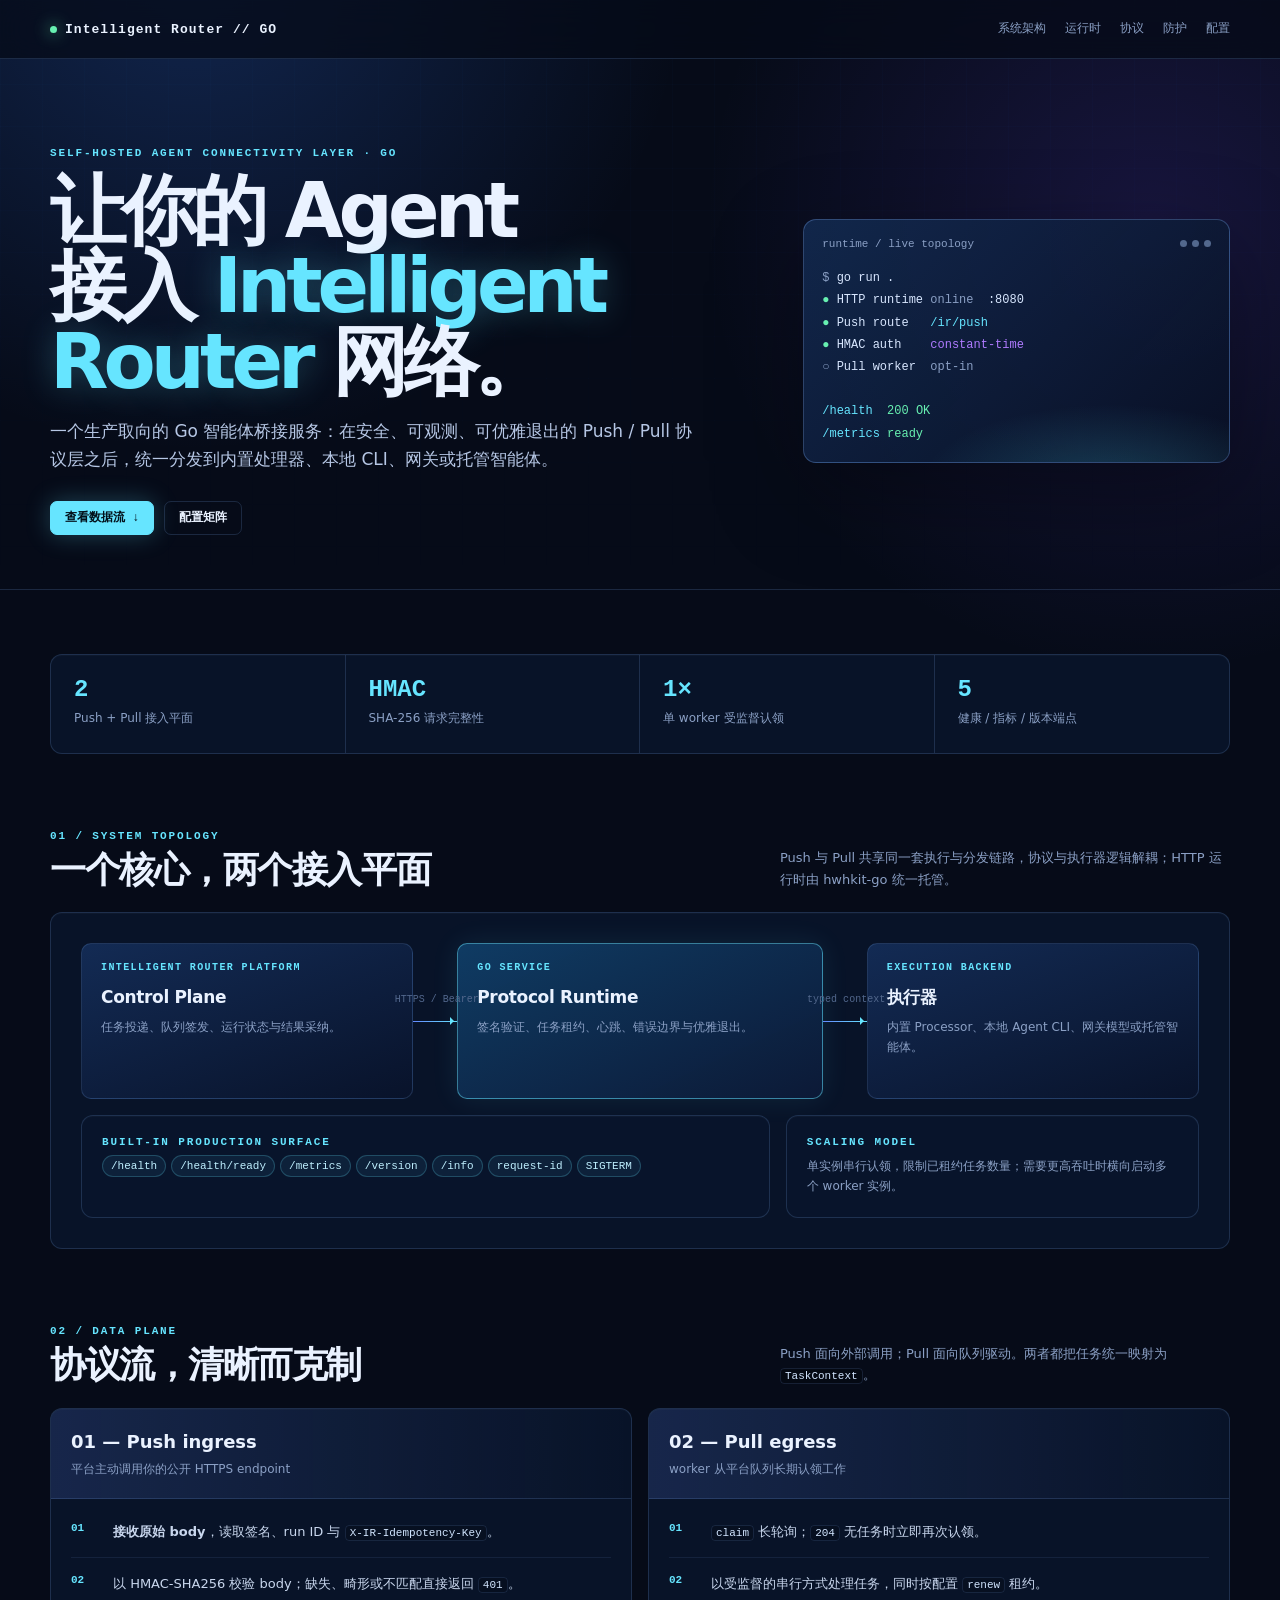
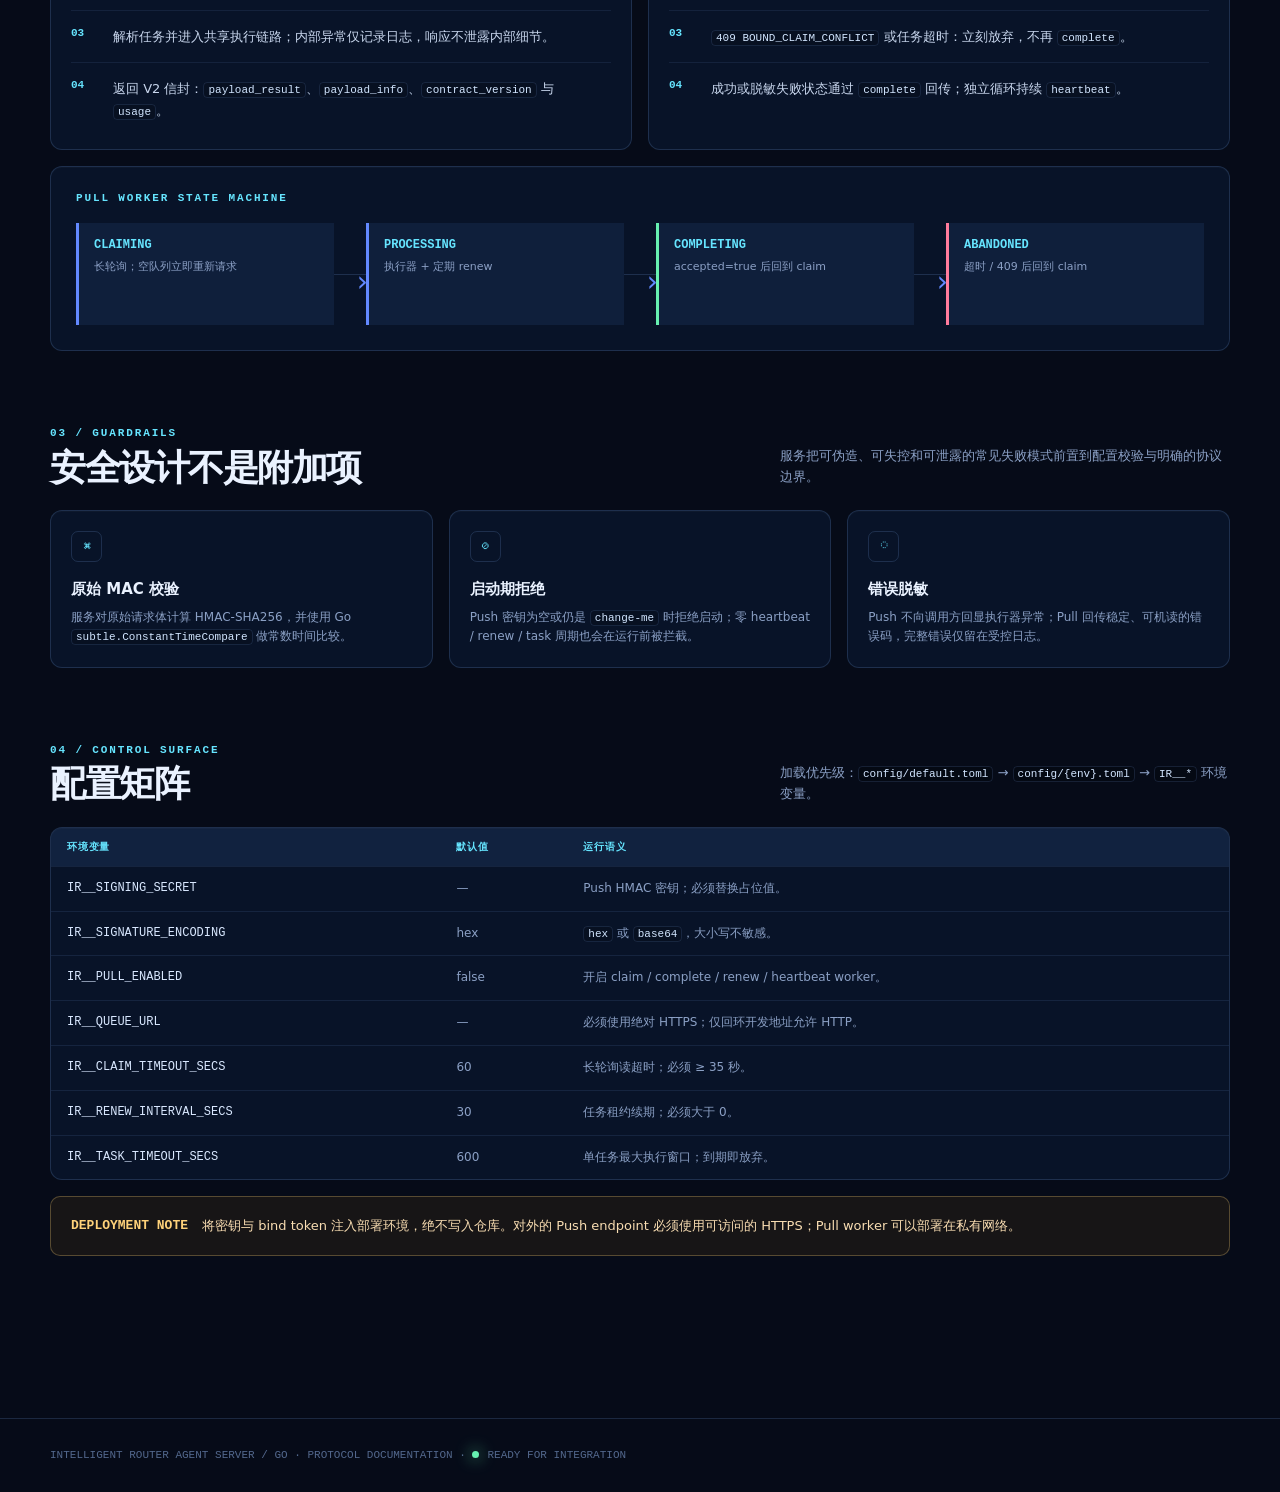
<file: doc/index.html>
<!doctype html>
<html lang="zh-CN">
<head>
  <meta charset="utf-8">
  <meta name="viewport" content="width=device-width, initial-scale=1">
  <meta name="theme-color" content="#060b18">
  <title>Intelligent Router Agent Server · Go Runtime</title>
  <style>
    :root { --ink:#eaf2ff; --muted:#8ba0c5; --line:rgba(115,158,225,.20); --cyan:#66e5ff; --blue:#6389ff; --violet:#af7bff; --green:#67f0b1; --amber:#ffd27a; --danger:#ff7b9c; --panel:rgba(10,22,46,.78); }
    * { box-sizing:border-box; } html { scroll-behavior:smooth; }
    body { margin:0; color:var(--ink); background:#060b18; font:15px/1.65 Inter,ui-sans-serif,system-ui,-apple-system,BlinkMacSystemFont,"PingFang SC","Microsoft YaHei",sans-serif; overflow-x:hidden; }
    body::before { content:""; position:fixed; inset:0; z-index:-2; background:radial-gradient(circle at 15% -5%,rgba(54,124,255,.24),transparent 31rem),radial-gradient(circle at 90% 25%,rgba(114,74,255,.16),transparent 28rem),#060b18; }
    body::after { content:""; position:fixed; inset:0; z-index:-1; opacity:.32; pointer-events:none; background-image:linear-gradient(rgba(89,151,255,.08) 1px,transparent 1px),linear-gradient(90deg,rgba(89,151,255,.08) 1px,transparent 1px); background-size:42px 42px; mask-image:linear-gradient(to bottom,black,transparent 76%); }
    .wrap { width:min(1180px,calc(100% - 40px)); margin:auto; } a { color:inherit; } .eyebrow { color:var(--cyan); font:700 11px/1.2 ui-monospace,SFMono-Regular,Menlo,monospace; letter-spacing:.17em; text-transform:uppercase; }
    .dot { display:inline-block; width:7px; height:7px; margin-right:8px; border-radius:50%; background:var(--green); box-shadow:0 0 16px var(--green); }
    nav { position:sticky; z-index:8; top:0; background:rgba(6,11,24,.76); backdrop-filter:blur(18px); border-bottom:1px solid var(--line); } nav .wrap { min-height:58px; display:flex; align-items:center; justify-content:space-between; gap:20px; }
    .brand { font:800 13px/1 ui-monospace,SFMono-Regular,Menlo,monospace; letter-spacing:.08em; text-decoration:none; } .nav-links { display:flex; gap:19px; color:var(--muted); font-size:12px; } .nav-links a { text-decoration:none; } .nav-links a:hover { color:var(--cyan); }
    header { padding:88px 0 54px; border-bottom:1px solid var(--line); } .hero { display:grid; grid-template-columns:1.25fr .75fr; gap:42px; align-items:center; }
    h1 { margin:13px 0 18px; max-width:770px; font-size:clamp(42px,6.3vw,76px); line-height:.99; letter-spacing:-.065em; } h1 em { font-style:normal; color:var(--cyan); text-shadow:0 0 34px rgba(102,229,255,.28); }
    .lede { max-width:650px; margin:0; color:#b6c7e5; font-size:17px; } .hero-actions { display:flex; flex-wrap:wrap; gap:10px; margin-top:28px; }
    .button { border:1px solid var(--line); border-radius:7px; padding:10px 14px; font:700 12px/1 ui-monospace,monospace; text-decoration:none; } .button.primary { color:#03101a; background:var(--cyan); border-color:var(--cyan); box-shadow:0 0 25px rgba(102,229,255,.26); }
    .terminal { position:relative; padding:18px 18px 15px; overflow:hidden; background:linear-gradient(135deg,rgba(19,43,82,.86),rgba(8,16,35,.84)); border:1px solid rgba(126,178,255,.31); border-radius:13px; box-shadow:0 30px 90px rgba(0,0,0,.35); } .terminal::after { content:""; position:absolute; inset:auto -20% -45% 25%; height:170px; background:radial-gradient(ellipse,rgba(80,224,255,.20),transparent 67%); }
    .term-head { display:flex; justify-content:space-between; color:var(--muted); font:11px ui-monospace,monospace; } .lights i { display:inline-block; width:7px; height:7px; margin-left:5px; border-radius:50%; background:#53688d; }
    pre { position:relative; z-index:1; margin:17px 0 2px; overflow:auto; color:#d8e7ff; font:12px/1.85 ui-monospace,SFMono-Regular,Menlo,Consolas,monospace; } .cyan{color:var(--cyan)} .green{color:var(--green)} .violet{color:var(--violet)} .muted{color:var(--muted)}
    main { padding:64px 0 86px; } section { scroll-margin-top:85px; margin-bottom:76px; } .section-head { display:flex; align-items:end; justify-content:space-between; gap:20px; margin-bottom:22px; } h2 { margin:7px 0 0; font-size:clamp(25px,3vw,36px); letter-spacing:-.04em; line-height:1.12; } .section-head p { max-width:450px; margin:0; color:var(--muted); font-size:13px; }
    .panel { background:var(--panel); border:1px solid var(--line); border-radius:12px; box-shadow:inset 0 1px rgba(255,255,255,.025); } .stats { display:grid; grid-template-columns:repeat(4,1fr); overflow:hidden; } .stat { padding:23px; border-right:1px solid var(--line); } .stat:last-child{border:0} .stat b { display:block; margin-bottom:3px; font:750 24px/1 ui-monospace,monospace; color:var(--cyan); } .stat span { color:var(--muted); font-size:12px; }
    .topology { padding:30px; } .topology-grid { display:grid; grid-template-columns:1fr 44px 1.1fr 44px 1fr; align-items:center; } .node { min-height:156px; padding:19px; border:1px solid var(--line); border-radius:10px; background:linear-gradient(160deg,rgba(26,58,109,.65),rgba(10,21,45,.65)); } .node.core { border-color:rgba(102,229,255,.48); background:linear-gradient(155deg,rgba(20,83,132,.65),rgba(14,29,62,.7)); box-shadow:0 0 28px rgba(102,229,255,.09); } .node-label { color:var(--cyan); font:700 10px/1 ui-monospace,monospace; letter-spacing:.14em; } .node h3 { margin:10px 0 7px; font-size:17px; letter-spacing:-.02em; } .node p { margin:0; color:var(--muted); font-size:12px; }
    .flow { position:relative; height:1px; background:linear-gradient(to right,var(--blue),var(--cyan)); } .flow::after { content:""; position:absolute; right:-1px; top:-4px; border:4px solid transparent; border-left-color:var(--cyan); } .flow small { position:absolute; top:-27px; width:180px; text-align:center; transform:translateX(-37%); color:#53688d; font:10px ui-monospace,monospace; }
    .runtime { display:grid; grid-template-columns:1.25fr .75fr; gap:16px; margin-top:16px; } .runtime .panel { padding:20px; } .chip { display:inline-block; margin:6px 5px 0 0; border:1px solid rgba(102,229,255,.22); border-radius:100px; padding:4px 8px; color:#bfefff; background:rgba(53,127,160,.13); font:11px ui-monospace,monospace; }
    .protocol-grid { display:grid; grid-template-columns:repeat(2,1fr); gap:16px; } .protocol { overflow:hidden; } .protocol-header { padding:18px 20px; border-bottom:1px solid var(--line); background:linear-gradient(90deg,rgba(99,137,255,.16),transparent); } .protocol-header h3 { margin:0; font-size:18px; } .protocol-header p { margin:4px 0 0; color:var(--muted); font-size:12px; } .steps { margin:0; padding:7px 20px 13px; list-style:none; counter-reset:item; } .steps li { position:relative; padding:15px 0 15px 42px; border-bottom:1px solid rgba(115,158,225,.11); color:#c9d7ee; font-size:13px; } .steps li:last-child{border-bottom:0} .steps li::before { content:counter(item,decimal-leading-zero); counter-increment:item; position:absolute; left:0; top:16px; color:var(--cyan); font:700 11px ui-monospace,monospace; }
    code { border:1px solid rgba(115,158,225,.16); border-radius:4px; padding:1px 4px; color:#d2e6ff; background:rgba(0,0,0,.18); font:11px ui-monospace,monospace; }
    .state-board { padding:25px; } .state-track { display:grid; grid-template-columns:1fr 32px 1fr 32px 1fr 32px 1fr; align-items:center; } .state { min-height:102px; padding:15px; border-left:3px solid var(--blue); background:rgba(25,46,83,.46); } .state.danger{border-color:var(--danger)} .state.success{border-color:var(--green)} .state b { display:block; font:700 12px ui-monospace,monospace; color:var(--cyan); } .state span { display:block; margin-top:6px; color:var(--muted); font-size:11px; } .state-arrow { height:1px; background:var(--line); position:relative; } .state-arrow::after { content:"›"; position:absolute; right:-2px; top:-15px; color:var(--blue); font-size:28px; }
    .security { display:grid; grid-template-columns:repeat(3,1fr); gap:16px; } .security .panel{padding:20px} .icon { width:31px; height:31px; display:grid; place-items:center; margin-bottom:15px; border:1px solid var(--line); border-radius:7px; color:var(--cyan); font:15px ui-monospace,monospace; } .security h3 { margin:0 0 6px; font-size:15px; } .security p { margin:0; color:var(--muted); font-size:12px; }
    .config { overflow:hidden; } table { width:100%; border-collapse:collapse; font-size:12px; } th { color:var(--cyan); background:rgba(79,128,219,.13); font:700 10px ui-monospace,monospace; letter-spacing:.08em; text-align:left; } th,td { padding:12px 16px; border-bottom:1px solid rgba(115,158,225,.12); vertical-align:top; } td { color:var(--muted); } td:first-child { color:#d9e8ff; font-family:ui-monospace,monospace; } tr:last-child td{border-bottom:0}
    .callout { display:flex; gap:14px; padding:18px 20px; border:1px solid rgba(255,210,122,.28); border-radius:10px; color:#f9ddb2; background:rgba(122,81,16,.15); font-size:13px; } .callout b { color:var(--amber); font-family:ui-monospace,monospace; white-space:nowrap; } footer { padding:30px 0; border-top:1px solid var(--line); color:#53688d; font:11px ui-monospace,monospace; }
    @media (max-width:760px) { .wrap{width:min(100% - 28px,1180px)} .nav-links{display:none} header{padding:60px 0 42px} .hero,.runtime,.protocol-grid{grid-template-columns:1fr} .stats{grid-template-columns:1fr 1fr} .stat:nth-child(2){border-right:0}.stat:nth-child(-n+2){border-bottom:1px solid var(--line)} .topology-grid{grid-template-columns:1fr;gap:20px}.flow{width:1px;height:25px;margin:-20px auto;background:linear-gradient(var(--blue),var(--cyan))}.flow::after{top:auto;bottom:-1px;right:-4px;border:4px solid transparent;border-top-color:var(--cyan)}.flow small{display:none}.state-track{grid-template-columns:1fr;gap:9px}.state-arrow{width:1px;height:20px;margin:-9px auto}.state-arrow::after{right:-8px;top:7px;transform:rotate(90deg)}.security{grid-template-columns:1fr}.section-head{display:block}.section-head p{margin-top:12px}.config{overflow-x:auto}table{min-width:720px} }
  </style>
</head>
<body>
  <nav><div class="wrap"><a class="brand" href="#top"><span class="dot"></span>Intelligent Router // GO</a><div class="nav-links"><a href="architecture.html">系统架构</a><a href="#architecture">运行时</a><a href="#protocol">协议</a><a href="#security">防护</a><a href="#config">配置</a></div></div></nav>
  <header id="top"><div class="wrap hero">
    <div><div class="eyebrow">Self-hosted agent connectivity layer · Go</div><h1>让你的 Agent<br>接入 <em>Intelligent Router</em> 网络。</h1><p class="lede">一个生产取向的 Go 智能体桥接服务：在安全、可观测、可优雅退出的 Push / Pull 协议层之后，统一分发到内置处理器、本地 CLI、网关或托管智能体。</p><div class="hero-actions"><a class="button primary" href="#protocol">查看数据流 ↓</a><a class="button" href="#config">配置矩阵</a></div></div>
    <aside class="terminal"><div class="term-head"><span>runtime / live topology</span><span class="lights"><i></i><i></i><i></i></span></div><pre><span class="muted">$</span> go run .
<span class="green">●</span> HTTP runtime <span class="muted">online</span>  :8080
<span class="green">●</span> Push route   <span class="cyan">/ir/push</span>
<span class="green">●</span> HMAC auth    <span class="violet">constant-time</span>
<span class="muted">○</span> Pull worker  <span class="muted">opt-in</span>

<span class="cyan">/health</span>  <span class="green">200 OK</span>
<span class="cyan">/metrics</span> <span class="green">ready</span></pre></aside>
  </div></header>
  <main class="wrap">
    <section aria-label="Runtime facts"><div class="panel stats"><div class="stat"><b>2</b><span>Push + Pull 接入平面</span></div><div class="stat"><b>HMAC</b><span>SHA-256 请求完整性</span></div><div class="stat"><b>1×</b><span>单 worker 受监督认领</span></div><div class="stat"><b>5</b><span>健康 / 指标 / 版本端点</span></div></div></section>
    <section id="architecture"><div class="section-head"><div><div class="eyebrow">01 / System topology</div><h2>一个核心，两个接入平面</h2></div><p>Push 与 Pull 共享同一套执行与分发链路，协议与执行器逻辑解耦；HTTP 运行时由 hwhkit-go 统一托管。</p></div>
      <div class="panel topology"><div class="topology-grid">
        <div class="node"><div class="node-label">INTELLIGENT ROUTER PLATFORM</div><h3>Control Plane</h3><p>任务投递、队列签发、运行状态与结果采纳。</p></div><div class="flow"><small>HTTPS / Bearer</small></div>
        <div class="node core"><div class="node-label">GO SERVICE</div><h3>Protocol Runtime</h3><p>签名验证、任务租约、心跳、错误边界与优雅退出。</p></div><div class="flow"><small>typed context</small></div>
        <div class="node"><div class="node-label">EXECUTION BACKEND</div><h3>执行器</h3><p>内置 Processor、本地 Agent CLI、网关模型或托管智能体。</p></div>
      </div><div class="runtime"><div class="panel"><div class="eyebrow">Built-in production surface</div><div><span class="chip">/health</span><span class="chip">/health/ready</span><span class="chip">/metrics</span><span class="chip">/version</span><span class="chip">/info</span><span class="chip">request-id</span><span class="chip">SIGTERM</span></div></div><div class="panel"><div class="eyebrow">Scaling model</div><p style="margin:8px 0 0;color:var(--muted);font-size:12px">单实例串行认领，限制已租约任务数量；需要更高吞吐时横向启动多个 worker 实例。</p></div></div>
      </div>
    </section>
    <section id="protocol"><div class="section-head"><div><div class="eyebrow">02 / Data plane</div><h2>协议流，清晰而克制</h2></div><p>Push 面向外部调用；Pull 面向队列驱动。两者都把任务统一映射为 <code>TaskContext</code>。</p></div>
      <div class="protocol-grid"><article class="panel protocol"><div class="protocol-header"><h3>01 — Push ingress</h3><p>平台主动调用你的公开 HTTPS endpoint</p></div><ol class="steps"><li><b>接收原始 body</b>，读取签名、run ID 与 <code>X-IR-Idempotency-Key</code>。</li><li>以 HMAC-SHA256 校验 body；缺失、畸形或不匹配直接返回 <code>401</code>。</li><li>解析任务并进入共享执行链路；内部异常仅记录日志，响应不泄露内部细节。</li><li>返回 V2 信封：<code>payload_result</code>、<code>payload_info</code>、<code>contract_version</code> 与 <code>usage</code>。</li></ol></article>
      <article class="panel protocol"><div class="protocol-header"><h3>02 — Pull egress</h3><p>worker 从平台队列长期认领工作</p></div><ol class="steps"><li><code>claim</code> 长轮询；<code>204</code> 无任务时立即再次认领。</li><li>以受监督的串行方式处理任务，同时按配置 <code>renew</code> 租约。</li><li><code>409 BOUND_CLAIM_CONFLICT</code> 或任务超时：立刻放弃，不再 <code>complete</code>。</li><li>成功或脱敏失败状态通过 <code>complete</code> 回传；独立循环持续 <code>heartbeat</code>。</li></ol></article></div>
      <div class="panel state-board" style="margin-top:16px"><div class="eyebrow" style="margin-bottom:18px">Pull worker state machine</div><div class="state-track"><div class="state"><b>CLAIMING</b><span>长轮询；空队列立即重新请求</span></div><div class="state-arrow"></div><div class="state"><b>PROCESSING</b><span>执行器 + 定期 renew</span></div><div class="state-arrow"></div><div class="state success"><b>COMPLETING</b><span>accepted=true 后回到 claim</span></div><div class="state-arrow"></div><div class="state danger"><b>ABANDONED</b><span>超时 / 409 后回到 claim</span></div></div></div>
    </section>
    <section id="security"><div class="section-head"><div><div class="eyebrow">03 / Guardrails</div><h2>安全设计不是附加项</h2></div><p>服务把可伪造、可失控和可泄露的常见失败模式前置到配置校验与明确的协议边界。</p></div><div class="security"><article class="panel"><div class="icon">⌘</div><h3>原始 MAC 校验</h3><p>服务对原始请求体计算 HMAC-SHA256，并使用 Go <code>subtle.ConstantTimeCompare</code> 做常数时间比较。</p></article><article class="panel"><div class="icon">⊘</div><h3>启动期拒绝</h3><p>Push 密钥为空或仍是 <code>change-me</code> 时拒绝启动；零 heartbeat / renew / task 周期也会在运行前被拦截。</p></article><article class="panel"><div class="icon">◌</div><h3>错误脱敏</h3><p>Push 不向调用方回显执行器异常；Pull 回传稳定、可机读的错误码，完整错误仅留在受控日志。</p></article></div></section>
    <section id="config"><div class="section-head"><div><div class="eyebrow">04 / Control surface</div><h2>配置矩阵</h2></div><p>加载优先级：<code>config/default.toml</code> → <code>config/{env}.toml</code> → <code>IR__*</code> 环境变量。</p></div><div class="panel config"><table><thead><tr><th>环境变量</th><th>默认值</th><th>运行语义</th></tr></thead><tbody><tr><td>IR__SIGNING_SECRET</td><td>—</td><td>Push HMAC 密钥；必须替换占位值。</td></tr><tr><td>IR__SIGNATURE_ENCODING</td><td>hex</td><td><code>hex</code> 或 <code>base64</code>，大小写不敏感。</td></tr><tr><td>IR__PULL_ENABLED</td><td>false</td><td>开启 claim / complete / renew / heartbeat worker。</td></tr><tr><td>IR__QUEUE_URL</td><td>—</td><td>必须使用绝对 HTTPS；仅回环开发地址允许 HTTP。</td></tr><tr><td>IR__CLAIM_TIMEOUT_SECS</td><td>60</td><td>长轮询读超时；必须 ≥ 35 秒。</td></tr><tr><td>IR__RENEW_INTERVAL_SECS</td><td>30</td><td>任务租约续期；必须大于 0。</td></tr><tr><td>IR__TASK_TIMEOUT_SECS</td><td>600</td><td>单任务最大执行窗口；到期即放弃。</td></tr></tbody></table></div><div class="callout" style="margin-top:16px"><b>DEPLOYMENT NOTE</b><span>将密钥与 bind token 注入部署环境，绝不写入仓库。对外的 Push endpoint 必须使用可访问的 HTTPS；Pull worker 可以部署在私有网络。</span></div></section>
  </main>
  <footer><div class="wrap">INTELLIGENT ROUTER AGENT SERVER / GO · PROTOCOL DOCUMENTATION · <span class="dot"></span>READY FOR INTEGRATION</div></footer>
</body>
</html>
</file>
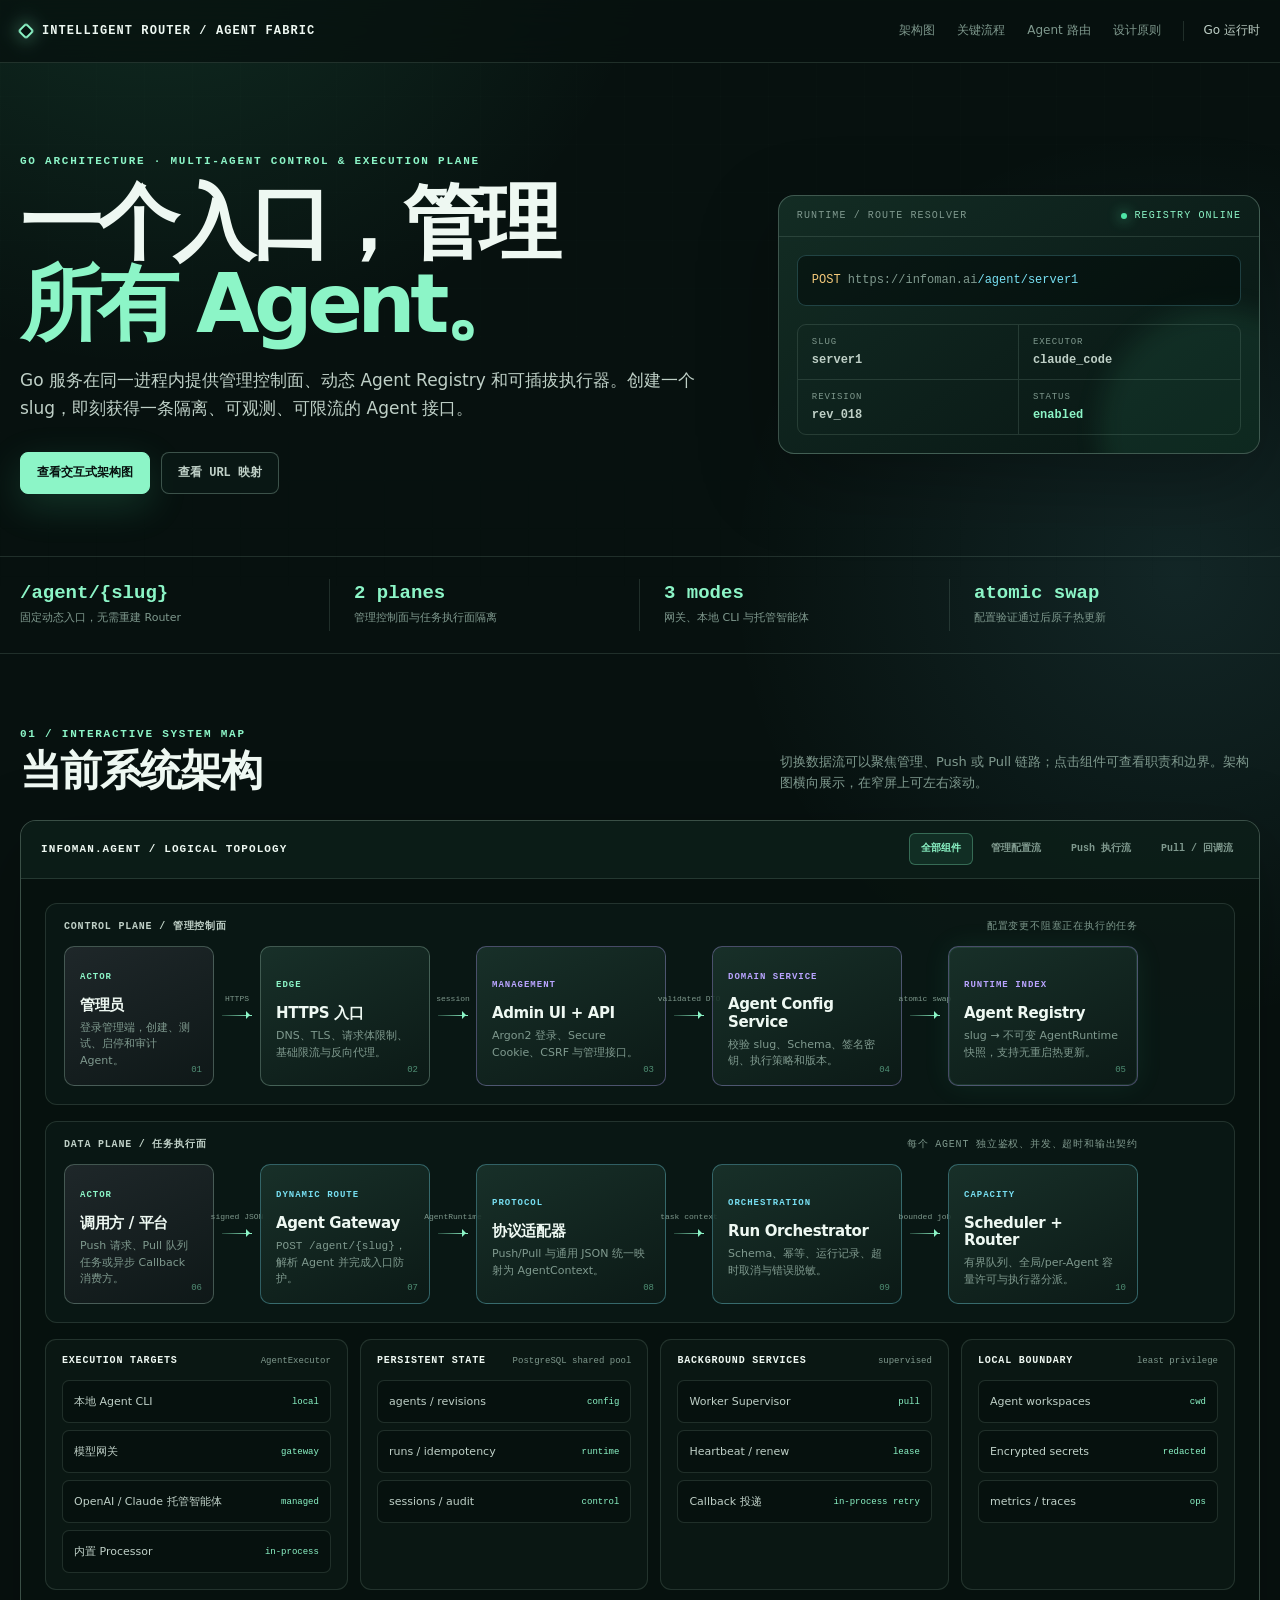
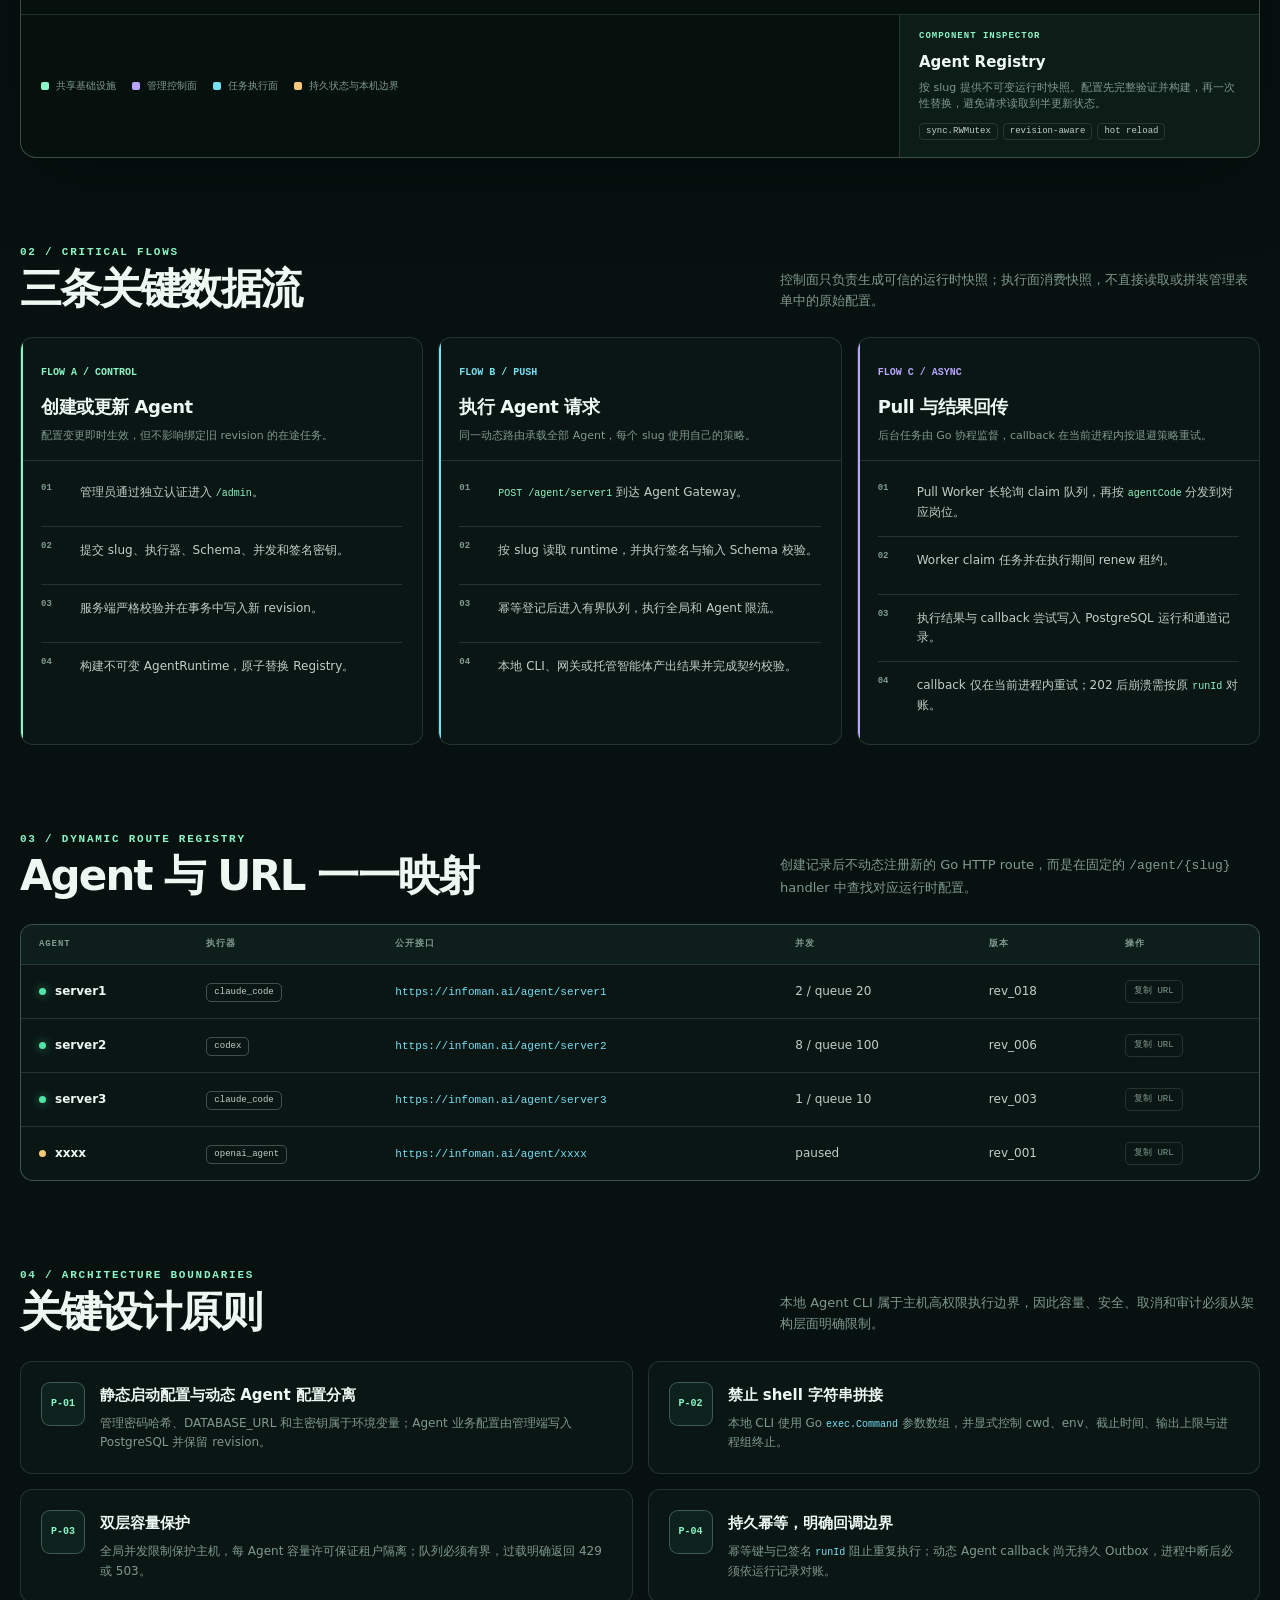
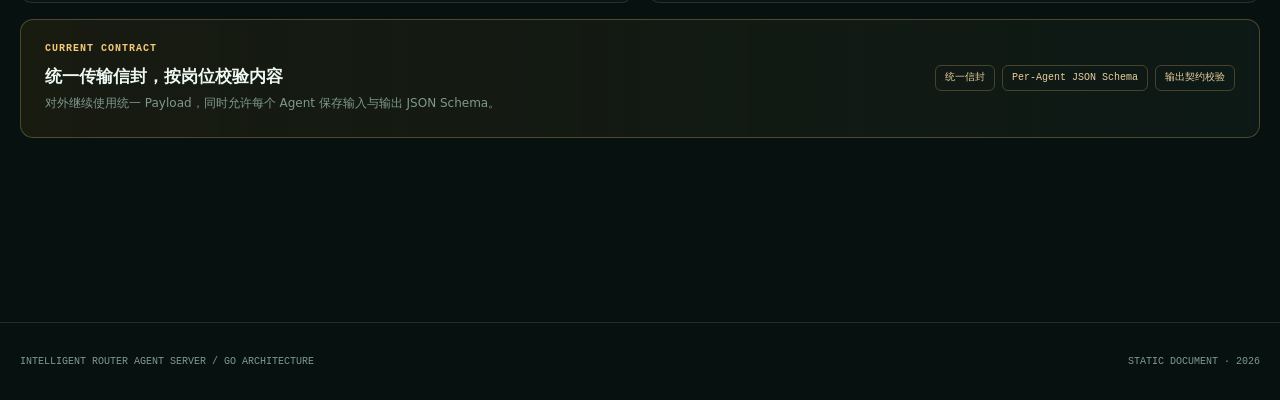
<file: doc/architecture.html>
<!doctype html>
<html lang="zh-CN">
<head>
  <meta charset="utf-8">
  <meta name="viewport" content="width=device-width, initial-scale=1">
  <meta name="theme-color" content="#07110f">
  <meta name="description" content="Intelligent Router Go 智能体管理与执行服务系统架构图">
  <title>Intelligent Router Agent Server · Go 系统架构</title>
  <style>
    :root {
      color-scheme: dark;
      --bg: #07110f;
      --bg-soft: #0b1714;
      --panel: rgba(14, 30, 26, 0.88);
      --panel-strong: #10231e;
      --panel-muted: rgba(13, 26, 23, 0.72);
      --text: #eef8f2;
      --text-soft: #bfd0c7;
      --muted: #7f998e;
      --line: rgba(158, 197, 178, 0.17);
      --line-strong: rgba(158, 197, 178, 0.34);
      --mint: #8cf5c7;
      --mint-strong: #4fe5a6;
      --cyan: #77dff2;
      --violet: #b9a4ff;
      --amber: #f4c97a;
      --danger: #ff8d91;
      --shadow: 0 24px 80px rgba(0, 0, 0, 0.28);
      --mono: "SFMono-Regular", Consolas, "Liberation Mono", Menlo, monospace;
      --sans: Inter, ui-sans-serif, system-ui, -apple-system, BlinkMacSystemFont, "PingFang SC", "Microsoft YaHei", sans-serif;
    }

    * { box-sizing: border-box; }
    html { scroll-behavior: smooth; }
    body {
      margin: 0;
      color: var(--text);
      background:
        radial-gradient(circle at 12% -4%, rgba(79, 229, 166, 0.15), transparent 32rem),
        radial-gradient(circle at 92% 16%, rgba(119, 223, 242, 0.10), transparent 28rem),
        var(--bg);
      font: 15px/1.65 var(--sans);
      overflow-x: hidden;
    }
    body::before {
      content: "";
      position: fixed;
      inset: 0;
      z-index: -1;
      pointer-events: none;
      opacity: 0.42;
      background-image:
        linear-gradient(rgba(156, 203, 181, 0.042) 1px, transparent 1px),
        linear-gradient(90deg, rgba(156, 203, 181, 0.042) 1px, transparent 1px);
      background-size: 48px 48px;
      mask-image: linear-gradient(to bottom, #000 0, transparent 84%);
    }
    button, a { font: inherit; }
    button { color: inherit; }
    a { color: inherit; }
    .skip-link {
      position: fixed;
      z-index: 100;
      top: 10px;
      left: 10px;
      padding: 9px 12px;
      color: #07110f;
      background: var(--mint);
      border-radius: 7px;
      transform: translateY(-160%);
      transition: transform 160ms ease;
    }
    .skip-link:focus { transform: translateY(0); }
    .wrap { width: min(1240px, calc(100% - 40px)); margin-inline: auto; }
    .mono { font-family: var(--mono); }
    .eyebrow {
      color: var(--mint);
      font: 700 11px/1.2 var(--mono);
      letter-spacing: 0.16em;
      text-transform: uppercase;
    }
    .muted { color: var(--muted); }

    .topbar {
      position: sticky;
      z-index: 20;
      top: 0;
      border-bottom: 1px solid var(--line);
      background: rgba(7, 17, 15, 0.78);
      backdrop-filter: blur(18px);
    }
    .topbar-inner {
      min-height: 62px;
      display: flex;
      align-items: center;
      justify-content: space-between;
      gap: 28px;
    }
    .brand {
      display: inline-flex;
      align-items: center;
      gap: 10px;
      font: 800 12px/1 var(--mono);
      letter-spacing: 0.09em;
      text-decoration: none;
      white-space: nowrap;
    }
    .brand-mark {
      width: 12px;
      height: 12px;
      border: 2px solid var(--mint);
      border-radius: 3px;
      box-shadow: 0 0 18px rgba(140, 245, 199, 0.56);
      transform: rotate(45deg);
    }
    .nav-links { display: flex; align-items: center; gap: 22px; }
    .nav-links a {
      color: var(--muted);
      font-size: 12px;
      text-decoration: none;
      transition: color 140ms ease;
    }
    .nav-links a:hover { color: var(--mint); }
    .nav-links .back-link {
      padding-left: 20px;
      border-left: 1px solid var(--line);
      color: var(--text-soft);
    }

    .hero { padding: 92px 0 62px; border-bottom: 1px solid var(--line); }
    .hero-grid {
      display: grid;
      grid-template-columns: minmax(0, 1.18fr) minmax(360px, 0.82fr);
      gap: 64px;
      align-items: center;
    }
    .hero h1 {
      max-width: 790px;
      margin: 15px 0 22px;
      font-size: clamp(46px, 6.7vw, 82px);
      line-height: 0.98;
      letter-spacing: -0.067em;
    }
    .hero h1 span { color: var(--mint); }
    .hero-lede {
      max-width: 690px;
      margin: 0;
      color: var(--text-soft);
      font-size: 17px;
    }
    .hero-actions { display: flex; flex-wrap: wrap; gap: 11px; margin-top: 30px; }
    .button {
      display: inline-flex;
      align-items: center;
      justify-content: center;
      min-height: 42px;
      padding: 0 16px;
      border: 1px solid var(--line-strong);
      border-radius: 8px;
      color: var(--text-soft);
      background: rgba(13, 29, 25, 0.58);
      font: 700 12px/1 var(--mono);
      text-decoration: none;
      transition: transform 140ms ease, border-color 140ms ease, color 140ms ease;
    }
    .button:hover { transform: translateY(-1px); border-color: var(--mint); color: var(--mint); }
    .button.primary {
      border-color: var(--mint);
      color: #07110f;
      background: var(--mint);
      box-shadow: 0 12px 38px rgba(79, 229, 166, 0.17);
    }

    .resolver {
      position: relative;
      overflow: hidden;
      border: 1px solid var(--line-strong);
      border-radius: 16px;
      background: linear-gradient(145deg, rgba(20, 46, 38, 0.94), rgba(8, 21, 18, 0.94));
      box-shadow: var(--shadow);
    }
    .resolver::after {
      content: "";
      position: absolute;
      right: -80px;
      bottom: -95px;
      width: 240px;
      height: 240px;
      border-radius: 50%;
      background: rgba(79, 229, 166, 0.09);
      filter: blur(12px);
    }
    .resolver-head {
      display: flex;
      align-items: center;
      justify-content: space-between;
      padding: 15px 18px;
      border-bottom: 1px solid var(--line);
      color: var(--muted);
      font: 10px/1 var(--mono);
      letter-spacing: 0.11em;
      text-transform: uppercase;
    }
    .live {
      display: inline-flex;
      align-items: center;
      gap: 7px;
      color: var(--mint);
    }
    .live::before {
      content: "";
      width: 6px;
      height: 6px;
      border-radius: 50%;
      background: var(--mint-strong);
      box-shadow: 0 0 13px var(--mint-strong);
    }
    .route-line {
      position: relative;
      z-index: 1;
      margin: 18px;
      padding: 14px;
      border: 1px solid rgba(119, 223, 242, 0.22);
      border-radius: 9px;
      background: rgba(2, 12, 10, 0.55);
      font: 12px/1.7 var(--mono);
      overflow-wrap: anywhere;
    }
    .method { color: var(--amber); }
    .host { color: var(--muted); }
    .path { color: var(--cyan); }
    .resolver-grid {
      position: relative;
      z-index: 1;
      display: grid;
      grid-template-columns: repeat(2, 1fr);
      margin: 0 18px 18px;
      border: 1px solid var(--line);
      border-radius: 9px;
      overflow: hidden;
    }
    .resolver-item { padding: 13px 14px; border-right: 1px solid var(--line); border-bottom: 1px solid var(--line); }
    .resolver-item:nth-child(2n) { border-right: 0; }
    .resolver-item:nth-last-child(-n + 2) { border-bottom: 0; }
    .resolver-item span { display: block; color: var(--muted); font: 9px/1 var(--mono); letter-spacing: 0.1em; text-transform: uppercase; }
    .resolver-item b { display: block; margin-top: 7px; color: var(--text-soft); font: 700 12px/1 var(--mono); }
    .resolver-item b.ok { color: var(--mint); }

    .facts { padding: 22px 0; border-bottom: 1px solid var(--line); }
    .fact-grid { display: grid; grid-template-columns: repeat(4, 1fr); }
    .fact { padding: 4px 24px; border-right: 1px solid var(--line); }
    .fact:first-child { padding-left: 0; }
    .fact:last-child { border-right: 0; }
    .fact b { display: block; color: var(--mint); font: 750 19px/1.1 var(--mono); }
    .fact span { display: block; margin-top: 5px; color: var(--muted); font-size: 11px; }

    main { padding: 74px 0 96px; }
    section { margin-bottom: 88px; scroll-margin-top: 90px; }
    .section-head {
      display: flex;
      align-items: end;
      justify-content: space-between;
      gap: 36px;
      margin-bottom: 26px;
    }
    .section-head h2 {
      margin: 7px 0 0;
      font-size: clamp(28px, 3.5vw, 42px);
      line-height: 1.08;
      letter-spacing: -0.045em;
    }
    .section-head > p { max-width: 480px; margin: 0; color: var(--muted); font-size: 13px; }

    .diagram-shell {
      border: 1px solid var(--line-strong);
      border-radius: 16px;
      background: rgba(7, 18, 15, 0.72);
      box-shadow: var(--shadow);
      overflow: hidden;
    }
    .diagram-toolbar {
      min-height: 58px;
      display: flex;
      align-items: center;
      justify-content: space-between;
      gap: 20px;
      padding: 10px 14px 10px 20px;
      border-bottom: 1px solid var(--line);
      background: rgba(15, 33, 28, 0.7);
    }
    .diagram-toolbar strong { font: 700 11px/1 var(--mono); letter-spacing: 0.1em; }
    .flow-tabs { display: flex; flex-wrap: wrap; gap: 6px; }
    .flow-tab {
      min-height: 32px;
      padding: 0 11px;
      border: 1px solid transparent;
      border-radius: 6px;
      color: var(--muted);
      background: transparent;
      font: 700 10px/1 var(--mono);
      cursor: pointer;
    }
    .flow-tab:hover { color: var(--text); }
    .flow-tab[aria-pressed="true"] {
      border-color: rgba(140, 245, 199, 0.30);
      color: var(--mint);
      background: rgba(79, 229, 166, 0.09);
    }
    .diagram-scroll { overflow-x: auto; scrollbar-color: rgba(140, 245, 199, 0.3) transparent; }
    .diagram { min-width: 1210px; padding: 24px; }
    .plane {
      display: grid;
      grid-template-columns: 150px 46px 170px 46px 190px 46px 190px 46px 190px;
      align-items: stretch;
      margin-bottom: 16px;
      padding: 18px;
      border: 1px solid var(--line);
      border-radius: 12px;
      background: rgba(15, 31, 27, 0.50);
    }
    .plane:last-of-type { margin-bottom: 18px; }
    .plane-meta {
      grid-column: 1 / -1;
      display: flex;
      align-items: center;
      justify-content: space-between;
      margin-bottom: 14px;
      color: var(--muted);
      font: 10px/1 var(--mono);
      letter-spacing: 0.08em;
      text-transform: uppercase;
    }
    .plane-meta b { color: var(--text-soft); }
    .node {
      position: relative;
      min-width: 0;
      min-height: 124px;
      padding: 15px;
      border: 1px solid var(--line-strong);
      border-radius: 10px;
      color: var(--text);
      background: linear-gradient(155deg, rgba(26, 52, 44, 0.88), rgba(12, 27, 23, 0.88));
      text-align: left;
      cursor: pointer;
      transition: opacity 180ms ease, transform 160ms ease, border-color 160ms ease, box-shadow 160ms ease;
    }
    .node:hover, .node:focus-visible {
      z-index: 2;
      outline: none;
      border-color: var(--mint);
      transform: translateY(-2px);
      box-shadow: 0 13px 30px rgba(0, 0, 0, 0.24);
    }
    .node.is-selected { border-color: var(--mint); box-shadow: inset 0 0 0 1px rgba(140, 245, 199, 0.10), 0 0 28px rgba(79, 229, 166, 0.08); }
    .node-code { color: var(--mint); font: 700 9px/1 var(--mono); letter-spacing: 0.11em; text-transform: uppercase; }
    .node h3 { margin: 10px 0 6px; font-size: 15px; line-height: 1.15; letter-spacing: -0.025em; }
    .node p { margin: 0; color: var(--muted); font-size: 11px; line-height: 1.5; }
    .node small {
      position: absolute;
      right: 11px;
      bottom: 10px;
      color: rgba(140, 245, 199, 0.52);
      font: 9px/1 var(--mono);
    }
    .node.actor { background: linear-gradient(155deg, rgba(35, 43, 47, 0.84), rgba(16, 25, 26, 0.84)); }
    .node.control { border-color: rgba(185, 164, 255, 0.34); }
    .node.control .node-code { color: var(--violet); }
    .node.data { border-color: rgba(119, 223, 242, 0.34); }
    .node.data .node-code { color: var(--cyan); }
    .connector {
      position: relative;
      align-self: center;
      height: 1px;
      margin-inline: 8px;
      background: linear-gradient(90deg, rgba(140, 245, 199, 0.22), var(--mint));
      transition: opacity 180ms ease;
    }
    .connector::after {
      content: "";
      position: absolute;
      right: -2px;
      top: -4px;
      border: 4px solid transparent;
      border-left-color: var(--mint);
    }
    .connector::before {
      content: attr(data-label);
      position: absolute;
      top: -20px;
      left: 50%;
      color: var(--muted);
      font: 8px/1 var(--mono);
      white-space: nowrap;
      transform: translateX(-50%);
    }
    .is-muted { opacity: 0.18 !important; }

    .resource-grid { display: grid; grid-template-columns: 1.05fr 1fr 1fr 0.95fr; gap: 12px; }
    .resource {
      min-height: 168px;
      padding: 16px;
      border: 1px solid var(--line);
      border-radius: 11px;
      background: rgba(12, 26, 22, 0.76);
      transition: opacity 180ms ease, border-color 160ms ease;
    }
    .resource:hover { border-color: var(--line-strong); }
    .resource-head { display: flex; align-items: center; justify-content: space-between; gap: 10px; }
    .resource-head b { font: 700 10px/1 var(--mono); letter-spacing: 0.08em; text-transform: uppercase; }
    .resource-head span { color: var(--muted); font: 9px/1 var(--mono); }
    .mini-stack { display: grid; gap: 7px; margin-top: 14px; }
    .mini-node {
      display: flex;
      align-items: center;
      justify-content: space-between;
      gap: 12px;
      min-height: 43px;
      padding: 9px 11px;
      border: 1px solid var(--line);
      border-radius: 7px;
      color: var(--text-soft);
      background: rgba(4, 14, 11, 0.42);
      font-size: 11px;
    }
    .mini-node code { color: var(--mint); font: 9px var(--mono); }
    .diagram-footer {
      display: grid;
      grid-template-columns: minmax(0, 1fr) 360px;
      border-top: 1px solid var(--line);
    }
    .legend { display: flex; flex-wrap: wrap; align-content: center; gap: 16px; padding: 18px 20px; color: var(--muted); font-size: 10px; }
    .legend span { display: inline-flex; align-items: center; gap: 7px; }
    .legend i { width: 8px; height: 8px; border-radius: 2px; background: var(--mint); }
    .legend .control-key { background: var(--violet); }
    .legend .data-key { background: var(--cyan); }
    .legend .state-key { background: var(--amber); }
    .inspector {
      min-height: 126px;
      padding: 17px 19px;
      border-left: 1px solid var(--line);
      background: rgba(18, 37, 32, 0.58);
    }
    .inspector-label { color: var(--mint); font: 700 9px/1 var(--mono); letter-spacing: 0.11em; text-transform: uppercase; }
    .inspector h3 { margin: 9px 0 5px; font-size: 15px; }
    .inspector p { margin: 0; color: var(--muted); font-size: 11px; line-height: 1.5; }
    .inspector-meta { display: flex; flex-wrap: wrap; gap: 5px; margin-top: 10px; }
    .inspector-meta span { padding: 3px 6px; border: 1px solid var(--line); border-radius: 4px; color: var(--text-soft); font: 9px/1 var(--mono); }

    .flow-cards { display: grid; grid-template-columns: repeat(3, 1fr); gap: 15px; }
    .flow-card {
      position: relative;
      overflow: hidden;
      border: 1px solid var(--line);
      border-radius: 13px;
      background: var(--panel-muted);
    }
    .flow-card::before { content: ""; position: absolute; inset: 0 auto 0 0; width: 2px; background: var(--mint); }
    .flow-card:nth-child(2)::before { background: var(--cyan); }
    .flow-card:nth-child(3)::before { background: var(--violet); }
    .flow-card-head { padding: 20px 20px 15px; border-bottom: 1px solid var(--line); }
    .flow-card-head span { color: var(--mint); font: 700 10px/1 var(--mono); }
    .flow-card:nth-child(2) .flow-card-head span { color: var(--cyan); }
    .flow-card:nth-child(3) .flow-card-head span { color: var(--violet); }
    .flow-card h3 { margin: 9px 0 5px; font-size: 18px; letter-spacing: -0.025em; }
    .flow-card-head p { margin: 0; color: var(--muted); font-size: 11px; }
    .steps { margin: 0; padding: 8px 20px 15px; list-style: none; counter-reset: flow-step; }
    .steps li {
      position: relative;
      min-height: 58px;
      padding: 14px 0 13px 39px;
      border-bottom: 1px solid var(--line);
      color: var(--text-soft);
      font-size: 12px;
      counter-increment: flow-step;
    }
    .steps li:last-child { border-bottom: 0; }
    .steps li::before {
      content: counter(flow-step, decimal-leading-zero);
      position: absolute;
      left: 0;
      top: 15px;
      color: var(--muted);
      font: 700 9px/1 var(--mono);
    }
    .steps code { color: var(--mint); font: 10px var(--mono); }

    .agent-table-wrap { overflow-x: auto; border: 1px solid var(--line-strong); border-radius: 13px; background: var(--panel-muted); }
    .agent-table { width: 100%; min-width: 820px; border-collapse: collapse; }
    .agent-table th, .agent-table td { padding: 15px 18px; border-bottom: 1px solid var(--line); text-align: left; }
    .agent-table th { color: var(--muted); background: rgba(18, 38, 32, 0.65); font: 700 9px/1 var(--mono); letter-spacing: 0.1em; text-transform: uppercase; }
    .agent-table td { color: var(--text-soft); font-size: 12px; }
    .agent-table tr:last-child td { border-bottom: 0; }
    .agent-table code { color: var(--cyan); font: 11px var(--mono); }
    .agent-name { display: flex; align-items: center; gap: 9px; color: var(--text); font-weight: 700; }
    .status-dot { width: 7px; height: 7px; border-radius: 50%; background: var(--mint-strong); box-shadow: 0 0 10px rgba(79, 229, 166, 0.56); }
    .status-dot.paused { background: var(--amber); box-shadow: none; }
    .executor-badge { display: inline-flex; padding: 4px 7px; border: 1px solid var(--line-strong); border-radius: 5px; font: 9px/1 var(--mono); }
    .copy-route {
      min-width: 58px;
      padding: 6px 8px;
      border: 1px solid var(--line);
      border-radius: 5px;
      color: var(--muted);
      background: transparent;
      font: 9px/1 var(--mono);
      cursor: pointer;
    }
    .copy-route:hover { border-color: var(--mint); color: var(--mint); }

    .principles { display: grid; grid-template-columns: repeat(2, 1fr); gap: 15px; }
    .principle {
      display: grid;
      grid-template-columns: 44px 1fr;
      gap: 15px;
      padding: 20px;
      border: 1px solid var(--line);
      border-radius: 12px;
      background: var(--panel-muted);
    }
    .principle-index {
      width: 44px;
      height: 44px;
      display: grid;
      place-items: center;
      border: 1px solid var(--line-strong);
      border-radius: 9px;
      color: var(--mint);
      background: rgba(79, 229, 166, 0.06);
      font: 700 10px/1 var(--mono);
    }
    .principle h3 { margin: 1px 0 6px; font-size: 15px; }
    .principle p { margin: 0; color: var(--muted); font-size: 12px; }
    .principle code { color: var(--cyan); font: 10px var(--mono); }

    .decision-bar {
      display: flex;
      align-items: center;
      justify-content: space-between;
      gap: 28px;
      padding: 24px;
      border: 1px solid rgba(244, 201, 122, 0.27);
      border-radius: 13px;
      background: linear-gradient(90deg, rgba(86, 62, 22, 0.22), rgba(17, 30, 26, 0.65));
    }
    .decision-bar strong { display: block; color: var(--amber); font: 700 10px/1 var(--mono); letter-spacing: 0.1em; text-transform: uppercase; }
    .decision-bar h3 { margin: 8px 0 4px; font-size: 17px; }
    .decision-bar p { margin: 0; color: var(--muted); font-size: 12px; }
    .decision-options { display: flex; flex-wrap: wrap; gap: 7px; }
    .decision-options span { padding: 7px 9px; border: 1px solid rgba(244, 201, 122, 0.24); border-radius: 6px; color: #e8cf9f; font: 10px/1 var(--mono); white-space: nowrap; }

    footer { padding: 30px 0; border-top: 1px solid var(--line); color: var(--muted); font: 10px/1.7 var(--mono); }
    .footer-inner { display: flex; justify-content: space-between; gap: 24px; }

    :focus-visible { outline: 2px solid var(--mint); outline-offset: 3px; }
    @media (max-width: 900px) {
      .hero-grid { grid-template-columns: 1fr; gap: 42px; }
      .resolver { max-width: 620px; }
      .flow-cards { grid-template-columns: 1fr; }
      .principles { grid-template-columns: 1fr; }
      .diagram-footer { grid-template-columns: 1fr; }
      .inspector { border-top: 1px solid var(--line); border-left: 0; }
      .decision-bar { align-items: flex-start; flex-direction: column; }
    }
    @media (max-width: 680px) {
      .wrap { width: min(100% - 28px, 1240px); }
      .nav-links a:not(.back-link) { display: none; }
      .nav-links .back-link { padding-left: 0; border-left: 0; }
      .hero { padding: 62px 0 46px; }
      .hero-grid { gap: 34px; }
      .hero h1 { font-size: clamp(43px, 14vw, 64px); }
      .hero-lede { font-size: 15px; }
      .fact-grid { grid-template-columns: repeat(2, 1fr); }
      .fact { padding: 12px 15px; }
      .fact:first-child { padding-left: 15px; }
      .fact:nth-child(2) { border-right: 0; }
      .fact:nth-child(-n + 2) { border-bottom: 1px solid var(--line); }
      main { padding-top: 58px; }
      section { margin-bottom: 68px; }
      .section-head { display: block; }
      .section-head > p { margin-top: 12px; }
      .diagram-toolbar { align-items: flex-start; flex-direction: column; padding: 15px; }
      .diagram { padding: 14px; }
      .legend { padding: 15px; }
      .principle { grid-template-columns: 36px 1fr; padding: 17px; }
      .principle-index { width: 36px; height: 36px; }
      .footer-inner { flex-direction: column; gap: 8px; }
    }
    @media (prefers-reduced-motion: reduce) {
      *, *::before, *::after { scroll-behavior: auto !important; transition: none !important; animation: none !important; }
    }
  </style>
</head>
<body>
  <a class="skip-link" href="#main">跳到主要内容</a>

  <nav class="topbar" aria-label="主导航">
    <div class="wrap topbar-inner">
      <a class="brand" href="#top"><span class="brand-mark" aria-hidden="true"></span>INTELLIGENT ROUTER / AGENT FABRIC</a>
      <div class="nav-links">
        <a href="#architecture">架构图</a>
        <a href="#flows">关键流程</a>
        <a href="#agents">Agent 路由</a>
        <a href="#principles">设计原则</a>
        <a class="back-link" href="index.html">Go 运行时</a>
      </div>
    </div>
  </nav>

  <header class="hero" id="top">
    <div class="wrap hero-grid">
      <div>
        <div class="eyebrow">Go architecture · multi-agent control &amp; execution plane</div>
        <h1>一个入口，管理<br><span>所有 Agent。</span></h1>
        <p class="hero-lede">Go 服务在同一进程内提供管理控制面、动态 Agent Registry 和可插拔执行器。创建一个 slug，即刻获得一条隔离、可观测、可限流的 Agent 接口。</p>
        <div class="hero-actions">
          <a class="button primary" href="#architecture">查看交互式架构图</a>
          <a class="button" href="#agents">查看 URL 映射</a>
        </div>
      </div>

      <aside class="resolver" aria-label="Agent 路由解析示例">
        <div class="resolver-head"><span>runtime / route resolver</span><span class="live">registry online</span></div>
        <div class="route-line"><span class="method">POST</span> <span class="host">https://infoman.ai</span><span class="path">/agent/server1</span></div>
        <div class="resolver-grid">
          <div class="resolver-item"><span>slug</span><b>server1</b></div>
          <div class="resolver-item"><span>executor</span><b>claude_code</b></div>
          <div class="resolver-item"><span>revision</span><b>rev_018</b></div>
          <div class="resolver-item"><span>status</span><b class="ok">enabled</b></div>
        </div>
      </aside>
    </div>
  </header>

  <div class="facts">
    <div class="wrap fact-grid">
      <div class="fact"><b>/agent/{slug}</b><span>固定动态入口，无需重建 Router</span></div>
      <div class="fact"><b>2 planes</b><span>管理控制面与任务执行面隔离</span></div>
      <div class="fact"><b>3 modes</b><span>网关、本地 CLI 与托管智能体</span></div>
      <div class="fact"><b>atomic swap</b><span>配置验证通过后原子热更新</span></div>
    </div>
  </div>

  <main class="wrap" id="main">
    <section id="architecture">
      <div class="section-head">
        <div><div class="eyebrow">01 / Interactive system map</div><h2>当前系统架构</h2></div>
        <p>切换数据流可以聚焦管理、Push 或 Pull 链路；点击组件可查看职责和边界。架构图横向展示，在窄屏上可左右滚动。</p>
      </div>

      <div class="diagram-shell">
        <div class="diagram-toolbar">
          <strong>INFOMAN.AGENT / LOGICAL TOPOLOGY</strong>
          <div class="flow-tabs" role="group" aria-label="选择架构数据流">
            <button class="flow-tab" type="button" data-flow="all" aria-pressed="true">全部组件</button>
            <button class="flow-tab" type="button" data-flow="control" aria-pressed="false">管理配置流</button>
            <button class="flow-tab" type="button" data-flow="request" aria-pressed="false">Push 执行流</button>
            <button class="flow-tab" type="button" data-flow="pull" aria-pressed="false">Pull / 回调流</button>
          </div>
        </div>

        <div class="diagram-scroll" tabindex="0" aria-label="可横向滚动的架构图">
          <div class="diagram">
            <div class="plane" aria-label="管理控制面">
              <div class="plane-meta"><b>CONTROL PLANE / 管理控制面</b><span>配置变更不阻塞正在执行的任务</span></div>

              <button class="node actor" type="button" data-detail="admin" data-flows="control">
                <span class="node-code">Actor</span><h3>管理员</h3><p>登录管理端，创建、测试、启停和审计 Agent。</p><small>01</small>
              </button>
              <span class="connector" data-label="HTTPS" data-flows="control" aria-hidden="true"></span>
              <button class="node" type="button" data-detail="edge" data-flows="control request pull">
                <span class="node-code">Edge</span><h3>HTTPS 入口</h3><p>DNS、TLS、请求体限制、基础限流与反向代理。</p><small>02</small>
              </button>
              <span class="connector" data-label="session" data-flows="control" aria-hidden="true"></span>
              <button class="node control" type="button" data-detail="admin-surface" data-flows="control">
                <span class="node-code">Management</span><h3>Admin UI + API</h3><p>Argon2 登录、Secure Cookie、CSRF 与管理接口。</p><small>03</small>
              </button>
              <span class="connector" data-label="validated DTO" data-flows="control" aria-hidden="true"></span>
              <button class="node control" type="button" data-detail="config-service" data-flows="control">
                <span class="node-code">Domain service</span><h3>Agent Config Service</h3><p>校验 slug、Schema、签名密钥、执行策略和版本。</p><small>04</small>
              </button>
              <span class="connector" data-label="atomic swap" data-flows="control" aria-hidden="true"></span>
              <button class="node control is-selected" type="button" data-detail="registry" data-flows="control request pull">
                <span class="node-code">Runtime index</span><h3>Agent Registry</h3><p>slug → 不可变 AgentRuntime 快照，支持无重启热更新。</p><small>05</small>
              </button>
            </div>

            <div class="plane" aria-label="任务执行面">
              <div class="plane-meta"><b>DATA PLANE / 任务执行面</b><span>每个 Agent 独立鉴权、并发、超时和输出契约</span></div>

              <button class="node actor" type="button" data-detail="caller" data-flows="request pull">
                <span class="node-code">Actor</span><h3>调用方 / 平台</h3><p>Push 请求、Pull 队列任务或异步 Callback 消费方。</p><small>06</small>
              </button>
              <span class="connector" data-label="signed JSON" data-flows="request pull" aria-hidden="true"></span>
              <button class="node data" type="button" data-detail="gateway" data-flows="request">
                <span class="node-code">Dynamic route</span><h3>Agent Gateway</h3><p><span class="mono">POST /agent/{slug}</span>，解析 Agent 并完成入口防护。</p><small>07</small>
              </button>
              <span class="connector" data-label="AgentRuntime" data-flows="request pull" aria-hidden="true"></span>
              <button class="node data" type="button" data-detail="adapter" data-flows="request pull">
                <span class="node-code">Protocol</span><h3>协议适配器</h3><p>Push/Pull 与通用 JSON 统一映射为 AgentContext。</p><small>08</small>
              </button>
              <span class="connector" data-label="task context" data-flows="request pull" aria-hidden="true"></span>
              <button class="node data" type="button" data-detail="orchestrator" data-flows="request pull">
                <span class="node-code">Orchestration</span><h3>Run Orchestrator</h3><p>Schema、幂等、运行记录、超时取消与错误脱敏。</p><small>09</small>
              </button>
              <span class="connector" data-label="bounded job" data-flows="request pull" aria-hidden="true"></span>
              <button class="node data" type="button" data-detail="scheduler" data-flows="request pull">
                <span class="node-code">Capacity</span><h3>Scheduler + Router</h3><p>有界队列、全局/per-Agent 容量许可与执行器分派。</p><small>10</small>
              </button>
            </div>

            <div class="resource-grid" aria-label="执行器和基础设施">
              <article class="resource" data-flows="request pull">
                <div class="resource-head"><b>Execution targets</b><span>AgentExecutor</span></div>
                <div class="mini-stack">
                  <div class="mini-node"><span>本地 Agent CLI</span><code>local</code></div>
                  <div class="mini-node"><span>模型网关</span><code>gateway</code></div>
                  <div class="mini-node"><span>OpenAI / Claude 托管智能体</span><code>managed</code></div>
                  <div class="mini-node"><span>内置 Processor</span><code>in-process</code></div>
                </div>
              </article>
              <article class="resource" data-flows="control request pull">
                <div class="resource-head"><b>Persistent state</b><span>PostgreSQL shared pool</span></div>
                <div class="mini-stack">
                  <div class="mini-node"><span>agents / revisions</span><code>config</code></div>
                  <div class="mini-node"><span>runs / idempotency</span><code>runtime</code></div>
                  <div class="mini-node"><span>sessions / audit</span><code>control</code></div>
                </div>
              </article>
              <article class="resource" data-flows="control pull">
                <div class="resource-head"><b>Background services</b><span>supervised</span></div>
                <div class="mini-stack">
                  <div class="mini-node"><span>Worker Supervisor</span><code>pull</code></div>
                  <div class="mini-node"><span>Heartbeat / renew</span><code>lease</code></div>
                  <div class="mini-node"><span>Callback 投递</span><code>in-process retry</code></div>
                </div>
              </article>
              <article class="resource" data-flows="control request pull">
                <div class="resource-head"><b>Local boundary</b><span>least privilege</span></div>
                <div class="mini-stack">
                  <div class="mini-node"><span>Agent workspaces</span><code>cwd</code></div>
                  <div class="mini-node"><span>Encrypted secrets</span><code>redacted</code></div>
                  <div class="mini-node"><span>metrics / traces</span><code>ops</code></div>
                </div>
              </article>
            </div>
          </div>
        </div>

        <div class="diagram-footer">
          <div class="legend" aria-label="图例">
            <span><i></i>共享基础设施</span>
            <span><i class="control-key"></i>管理控制面</span>
            <span><i class="data-key"></i>任务执行面</span>
            <span><i class="state-key"></i>持久状态与本机边界</span>
          </div>
          <aside class="inspector" aria-live="polite">
            <div class="inspector-label">Component inspector</div>
            <h3 id="inspector-title">Agent Registry</h3>
            <p id="inspector-copy">按 slug 提供不可变运行时快照。配置先完整验证并构建，再一次性替换，避免请求读取到半更新状态。</p>
            <div class="inspector-meta" id="inspector-meta"><span>sync.RWMutex</span><span>revision-aware</span><span>hot reload</span></div>
          </aside>
        </div>
      </div>
    </section>

    <section id="flows">
      <div class="section-head">
        <div><div class="eyebrow">02 / Critical flows</div><h2>三条关键数据流</h2></div>
        <p>控制面只负责生成可信的运行时快照；执行面消费快照，不直接读取或拼装管理表单中的原始配置。</p>
      </div>
      <div class="flow-cards">
        <article class="flow-card">
          <div class="flow-card-head"><span>FLOW A / CONTROL</span><h3>创建或更新 Agent</h3><p>配置变更即时生效，但不影响绑定旧 revision 的在途任务。</p></div>
          <ol class="steps">
            <li>管理员通过独立认证进入 <code>/admin</code>。</li>
            <li>提交 slug、执行器、Schema、并发和签名密钥。</li>
            <li>服务端严格校验并在事务中写入新 revision。</li>
            <li>构建不可变 AgentRuntime，原子替换 Registry。</li>
          </ol>
        </article>
        <article class="flow-card">
          <div class="flow-card-head"><span>FLOW B / PUSH</span><h3>执行 Agent 请求</h3><p>同一动态路由承载全部 Agent，每个 slug 使用自己的策略。</p></div>
          <ol class="steps">
            <li><code>POST /agent/server1</code> 到达 Agent Gateway。</li>
            <li>按 slug 读取 runtime，并执行签名与输入 Schema 校验。</li>
            <li>幂等登记后进入有界队列，执行全局和 Agent 限流。</li>
            <li>本地 CLI、网关或托管智能体产出结果并完成契约校验。</li>
          </ol>
        </article>
        <article class="flow-card">
          <div class="flow-card-head"><span>FLOW C / ASYNC</span><h3>Pull 与结果回传</h3><p>后台任务由 Go 协程监督，callback 在当前进程内按退避策略重试。</p></div>
          <ol class="steps">
            <li>Pull Worker 长轮询 claim 队列，再按 <code>agentCode</code> 分发到对应岗位。</li>
            <li>Worker claim 任务并在执行期间 renew 租约。</li>
            <li>执行结果与 callback 尝试写入 PostgreSQL 运行和通道记录。</li>
            <li>callback 仅在当前进程内重试；202 后崩溃需按原 <code>runId</code> 对账。</li>
          </ol>
        </article>
      </div>
    </section>

    <section id="agents">
      <div class="section-head">
        <div><div class="eyebrow">03 / Dynamic route registry</div><h2>Agent 与 URL 一一映射</h2></div>
        <p>创建记录后不动态注册新的 Go HTTP route，而是在固定的 <code>/agent/{slug}</code> handler 中查找对应运行时配置。</p>
      </div>
      <div class="agent-table-wrap">
        <table class="agent-table">
          <thead><tr><th>Agent</th><th>执行器</th><th>公开接口</th><th>并发</th><th>版本</th><th>操作</th></tr></thead>
          <tbody>
            <tr>
              <td><span class="agent-name"><i class="status-dot"></i>server1</span></td>
              <td><span class="executor-badge">claude_code</span></td>
              <td><code>https://infoman.ai/agent/server1</code></td>
              <td>2 / queue 20</td><td>rev_018</td>
              <td><button class="copy-route" type="button" data-copy="https://infoman.ai/agent/server1">复制 URL</button></td>
            </tr>
            <tr>
              <td><span class="agent-name"><i class="status-dot"></i>server2</span></td>
              <td><span class="executor-badge">codex</span></td>
              <td><code>https://infoman.ai/agent/server2</code></td>
              <td>8 / queue 100</td><td>rev_006</td>
              <td><button class="copy-route" type="button" data-copy="https://infoman.ai/agent/server2">复制 URL</button></td>
            </tr>
            <tr>
              <td><span class="agent-name"><i class="status-dot"></i>server3</span></td>
              <td><span class="executor-badge">claude_code</span></td>
              <td><code>https://infoman.ai/agent/server3</code></td>
              <td>1 / queue 10</td><td>rev_003</td>
              <td><button class="copy-route" type="button" data-copy="https://infoman.ai/agent/server3">复制 URL</button></td>
            </tr>
            <tr>
              <td><span class="agent-name"><i class="status-dot paused"></i>xxxx</span></td>
              <td><span class="executor-badge">openai_agent</span></td>
              <td><code>https://infoman.ai/agent/xxxx</code></td>
              <td>paused</td><td>rev_001</td>
              <td><button class="copy-route" type="button" data-copy="https://infoman.ai/agent/xxxx">复制 URL</button></td>
            </tr>
          </tbody>
        </table>
      </div>
    </section>

    <section id="principles">
      <div class="section-head">
        <div><div class="eyebrow">04 / Architecture boundaries</div><h2>关键设计原则</h2></div>
        <p>本地 Agent CLI 属于主机高权限执行边界，因此容量、安全、取消和审计必须从架构层面明确限制。</p>
      </div>
      <div class="principles">
        <article class="principle"><div class="principle-index">P-01</div><div><h3>静态启动配置与动态 Agent 配置分离</h3><p>管理密码哈希、DATABASE_URL 和主密钥属于环境变量；Agent 业务配置由管理端写入 PostgreSQL 并保留 revision。</p></div></article>
        <article class="principle"><div class="principle-index">P-02</div><div><h3>禁止 shell 字符串拼接</h3><p>本地 CLI 使用 Go <code>exec.Command</code> 参数数组，并显式控制 cwd、env、截止时间、输出上限与进程组终止。</p></div></article>
        <article class="principle"><div class="principle-index">P-03</div><div><h3>双层容量保护</h3><p>全局并发限制保护主机，每 Agent 容量许可保证租户隔离；队列必须有界，过载明确返回 429 或 503。</p></div></article>
        <article class="principle"><div class="principle-index">P-04</div><div><h3>持久幂等，明确回调边界</h3><p>幂等键与已签名 <code>runId</code> 阻止重复执行；动态 Agent callback 尚无持久 Outbox，进程中断后必须依运行记录对账。</p></div></article>
      </div>

      <div class="decision-bar" style="margin-top: 16px">
        <div><strong>Current contract</strong><h3>统一传输信封，按岗位校验内容</h3><p>对外继续使用统一 Payload，同时允许每个 Agent 保存输入与输出 JSON Schema。</p></div>
        <div class="decision-options"><span>统一信封</span><span>Per-Agent JSON Schema</span><span>输出契约校验</span></div>
      </div>
    </section>
  </main>

  <footer>
    <div class="wrap footer-inner">
      <span>INTELLIGENT ROUTER AGENT SERVER / GO ARCHITECTURE</span>
      <span>STATIC DOCUMENT · <span id="year">2026</span></span>
    </div>
  </footer>

  <script>
    const componentDetails = {
      admin: {
        title: "管理员",
        copy: "只通过管理面操作 Agent。管理身份与任务调用身份完全分离，所有配置修改写入审计记录。",
        meta: ["admin session", "audit actor", "least privilege"]
      },
      edge: {
        title: "HTTPS 入口",
        copy: "由 Caddy、Nginx 或云负载均衡器终止 TLS，统一转发到 Go HTTP 服务；承担基础速率限制和请求体上限。",
        meta: ["infoman.ai", "TLS", "reverse proxy"]
      },
      "admin-surface": {
        title: "Admin UI + API",
        copy: "提供登录、Agent CRUD、测试执行、运行记录和健康状态。密码只保存 Argon2 哈希，会话使用 Secure/HttpOnly Cookie。",
        meta: ["/admin", "/api/admin/*", "CSRF"]
      },
      "config-service": {
        title: "Agent Config Service",
        copy: "执行 slug 规范化、签名密钥检查、Schema 编译和执行器配置验证。只有完整有效的 revision 才能发布。",
        meta: ["transaction", "validation", "revision"]
      },
      registry: {
        title: "Agent Registry",
        copy: "按 slug 提供不可变运行时快照。配置先完整验证并构建，再一次性替换，避免请求读取到半更新状态。",
        meta: ["sync.RWMutex", "revision-aware", "hot reload"]
      },
      caller: {
        title: "调用方 / Intelligent Router 平台",
        copy: "调用方可以通过动态 Push URL 请求 Agent；Pull worker 也复用同一编排和执行能力。",
        meta: ["Push", "Pull", "async callback"]
      },
      gateway: {
        title: "Agent Gateway",
        copy: "只注册一条 /agent/{slug} 路由。handler 查找 runtime 后按 Agent 配置执行签名、限流和协议选择。",
        meta: ["Go HTTP", "dynamic slug", "request guard"]
      },
      adapter: {
        title: "协议适配器",
        copy: "把现有 BoundTask、旧 Push 请求和通用 JSON 转换为统一 AgentContext，并在返回时恢复目标协议信封。",
        meta: ["Push", "Pull", "generic JSON"]
      },
      orchestrator: {
        title: "Run Orchestrator",
        copy: "创建运行记录，执行输入 Schema、幂等和 deadline 检查，并把内部错误转换为稳定且脱敏的外部状态。",
        meta: ["run lifecycle", "idempotency", "cancellation"]
      },
      scheduler: {
        title: "Scheduler + Executor Router",
        copy: "先获得全局和 Agent 两层容量配额，再依执行类型分派到本地 CLI、网关、托管智能体或内置 Processor。队列不会无限增长。",
        meta: ["bounded queue", "capacity permits", "backpressure"]
      }
    };

    const inspectorTitle = document.getElementById("inspector-title");
    const inspectorCopy = document.getElementById("inspector-copy");
    const inspectorMeta = document.getElementById("inspector-meta");
    const nodes = document.querySelectorAll("[data-detail]");

    nodes.forEach((node) => {
      node.addEventListener("click", () => {
        const detail = componentDetails[node.dataset.detail];
        if (!detail) return;
        nodes.forEach((item) => item.classList.remove("is-selected"));
        node.classList.add("is-selected");
        inspectorTitle.textContent = detail.title;
        inspectorCopy.textContent = detail.copy;
        inspectorMeta.replaceChildren(...detail.meta.map((value) => {
          const tag = document.createElement("span");
          tag.textContent = value;
          return tag;
        }));
      });
    });

    const flowTabs = document.querySelectorAll("[data-flow]");
    const flowElements = document.querySelectorAll("[data-flows]");
    flowTabs.forEach((tab) => {
      tab.addEventListener("click", () => {
        const selectedFlow = tab.dataset.flow;
        flowTabs.forEach((item) => item.setAttribute("aria-pressed", String(item === tab)));
        flowElements.forEach((element) => {
          const flows = element.dataset.flows.split(/\s+/);
          element.classList.toggle("is-muted", selectedFlow !== "all" && !flows.includes(selectedFlow));
        });
      });
    });

    async function copyText(value) {
      if (navigator.clipboard && window.isSecureContext) {
        await navigator.clipboard.writeText(value);
        return;
      }
      const input = document.createElement("textarea");
      input.value = value;
      input.style.position = "fixed";
      input.style.opacity = "0";
      document.body.appendChild(input);
      input.select();
      document.execCommand("copy");
      input.remove();
    }

    document.querySelectorAll("[data-copy]").forEach((button) => {
      button.addEventListener("click", async () => {
        const original = button.textContent;
        try {
          await copyText(button.dataset.copy);
          button.textContent = "已复制";
        } catch (_) {
          button.textContent = "复制失败";
        }
        window.setTimeout(() => { button.textContent = original; }, 1400);
      });
    });

    document.getElementById("year").textContent = String(new Date().getFullYear());
  </script>
</body>
</html>
</file>
